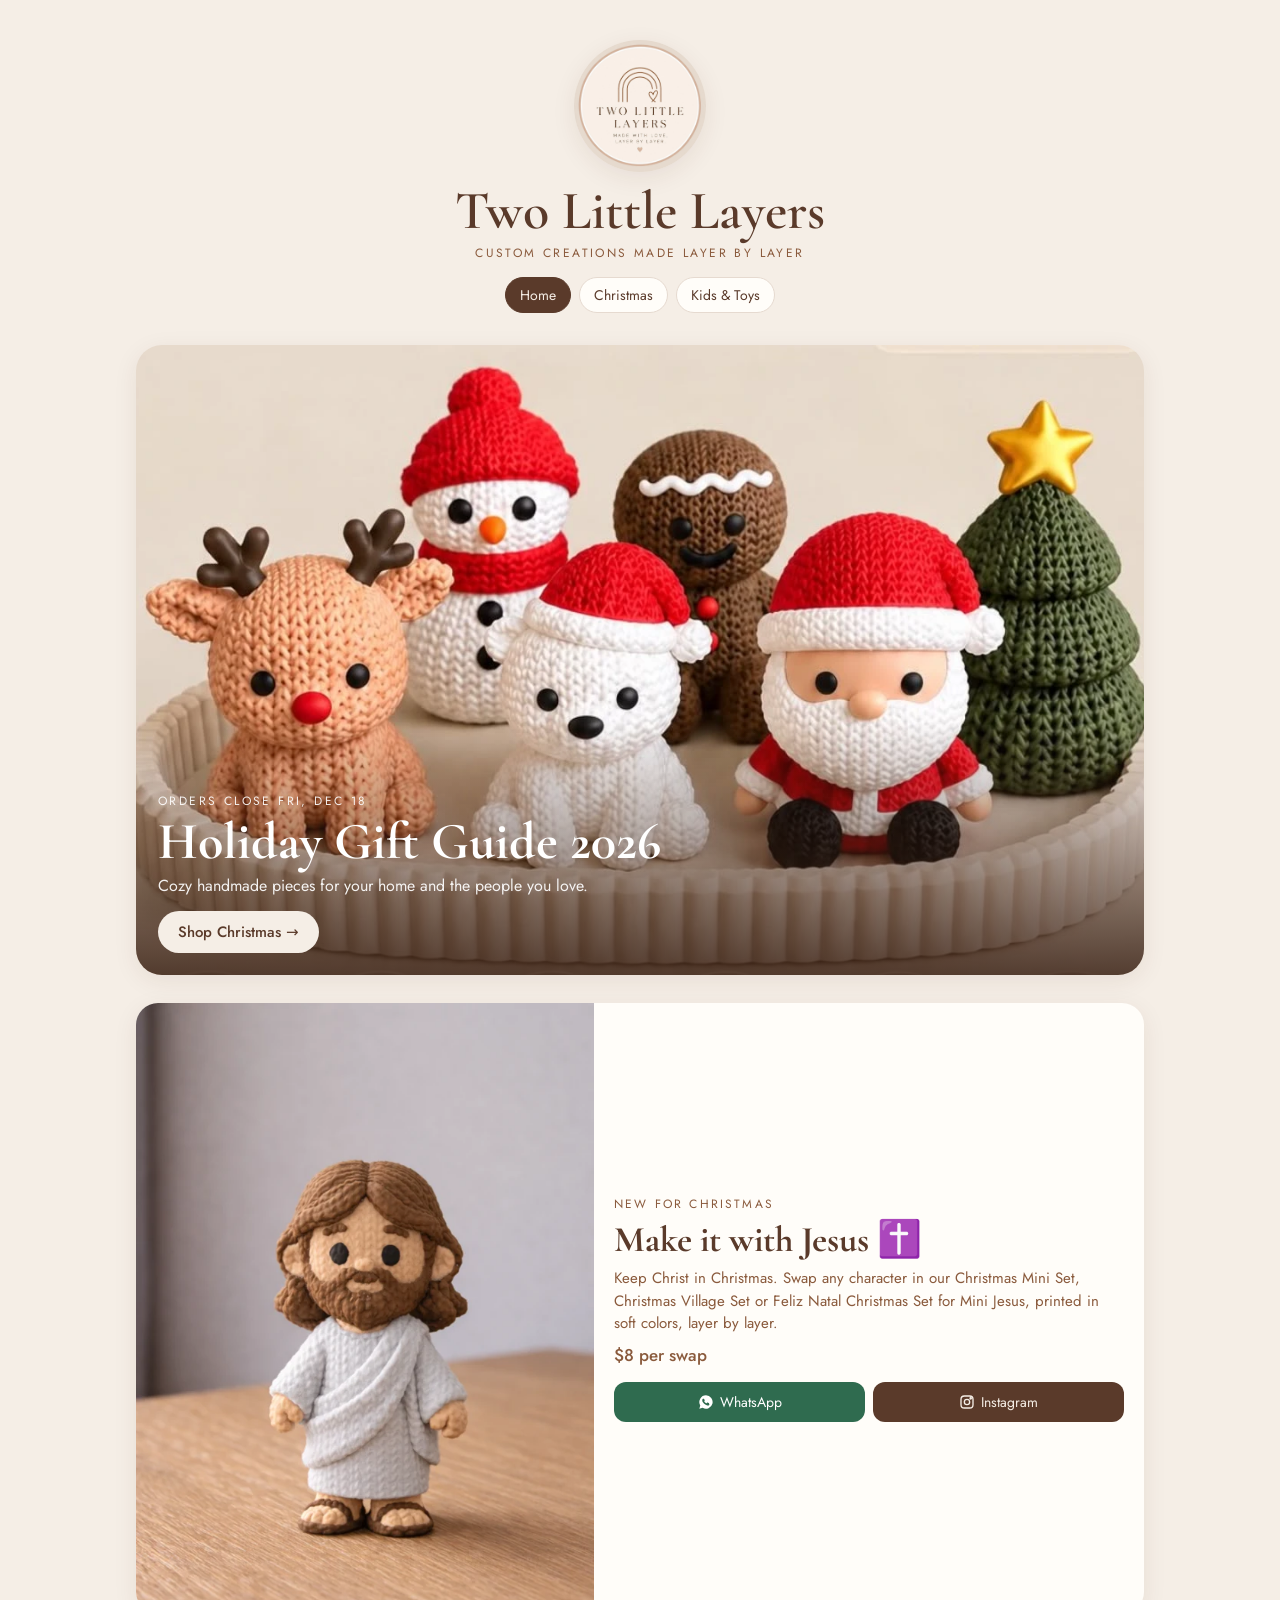
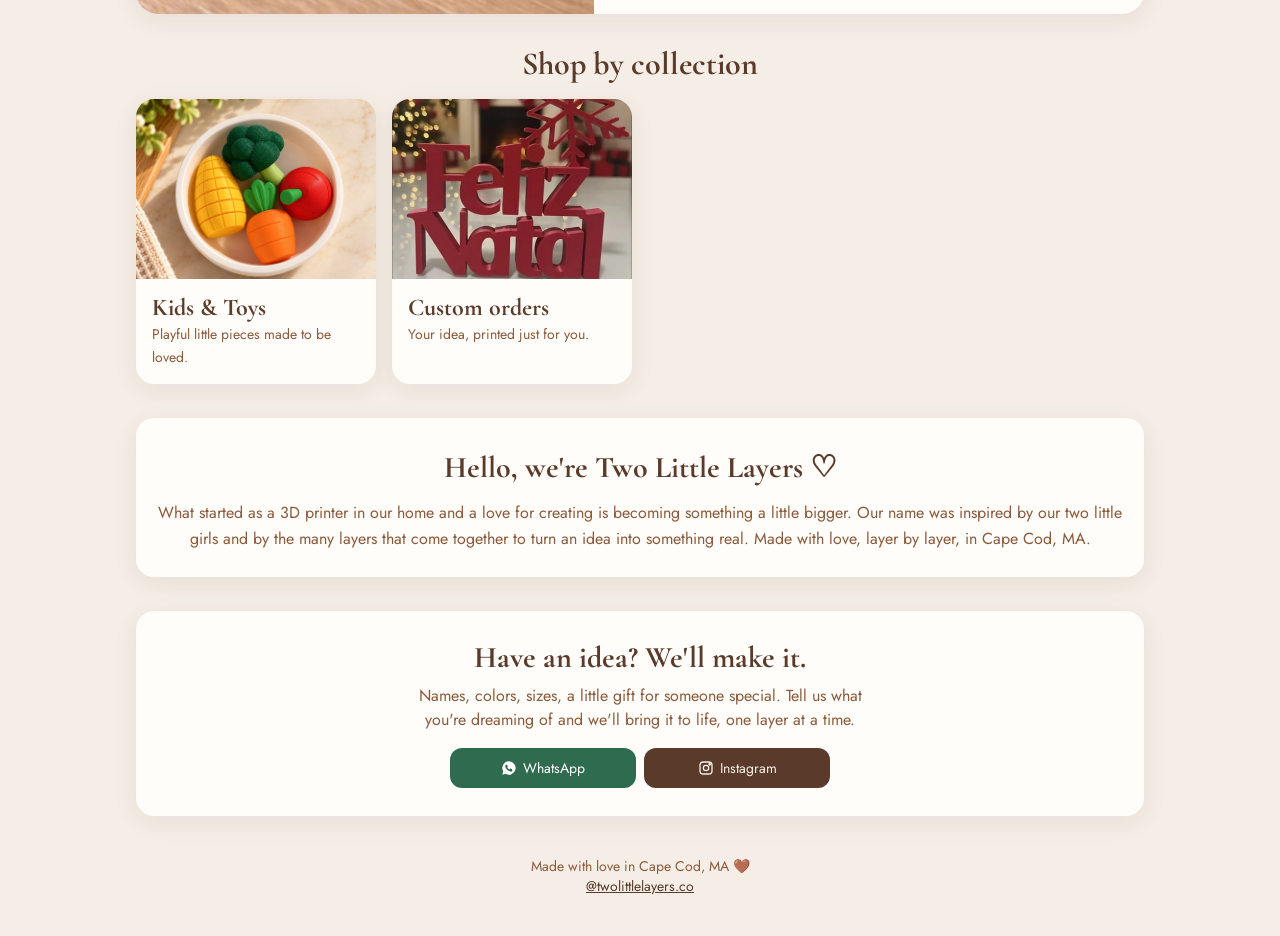
<file: index.html>
<!doctype html>
<html lang="en">
<head>
<meta charset="utf-8">
<meta name="viewport" content="width=device-width, initial-scale=1">
<title>Two Little Layers — Personalized 3D Creations</title>
<meta name="description" content="Handmade 3D printed gifts and decor from Cape Cod, MA. Christmas sets, kids toys and custom orders by Instagram DM or WhatsApp.">
<link rel="icon" href="logo.webp">
<link rel="preconnect" href="https://fonts.googleapis.com">
<link rel="stylesheet" href="https://fonts.googleapis.com/css2?family=Cormorant+Garamond:wght@500;600&family=Great+Vibes&family=Jost:wght@400;500&display=swap">
<link rel="stylesheet" href="style.css">
</head>
<body data-page="home" data-base="">
<div class="wrap" id="app"></div>
<div class="toast" id="toast" role="status"></div>
<script src="produtos.js"></script>
<script src="app.js"></script>
</body>
</html>
</file>
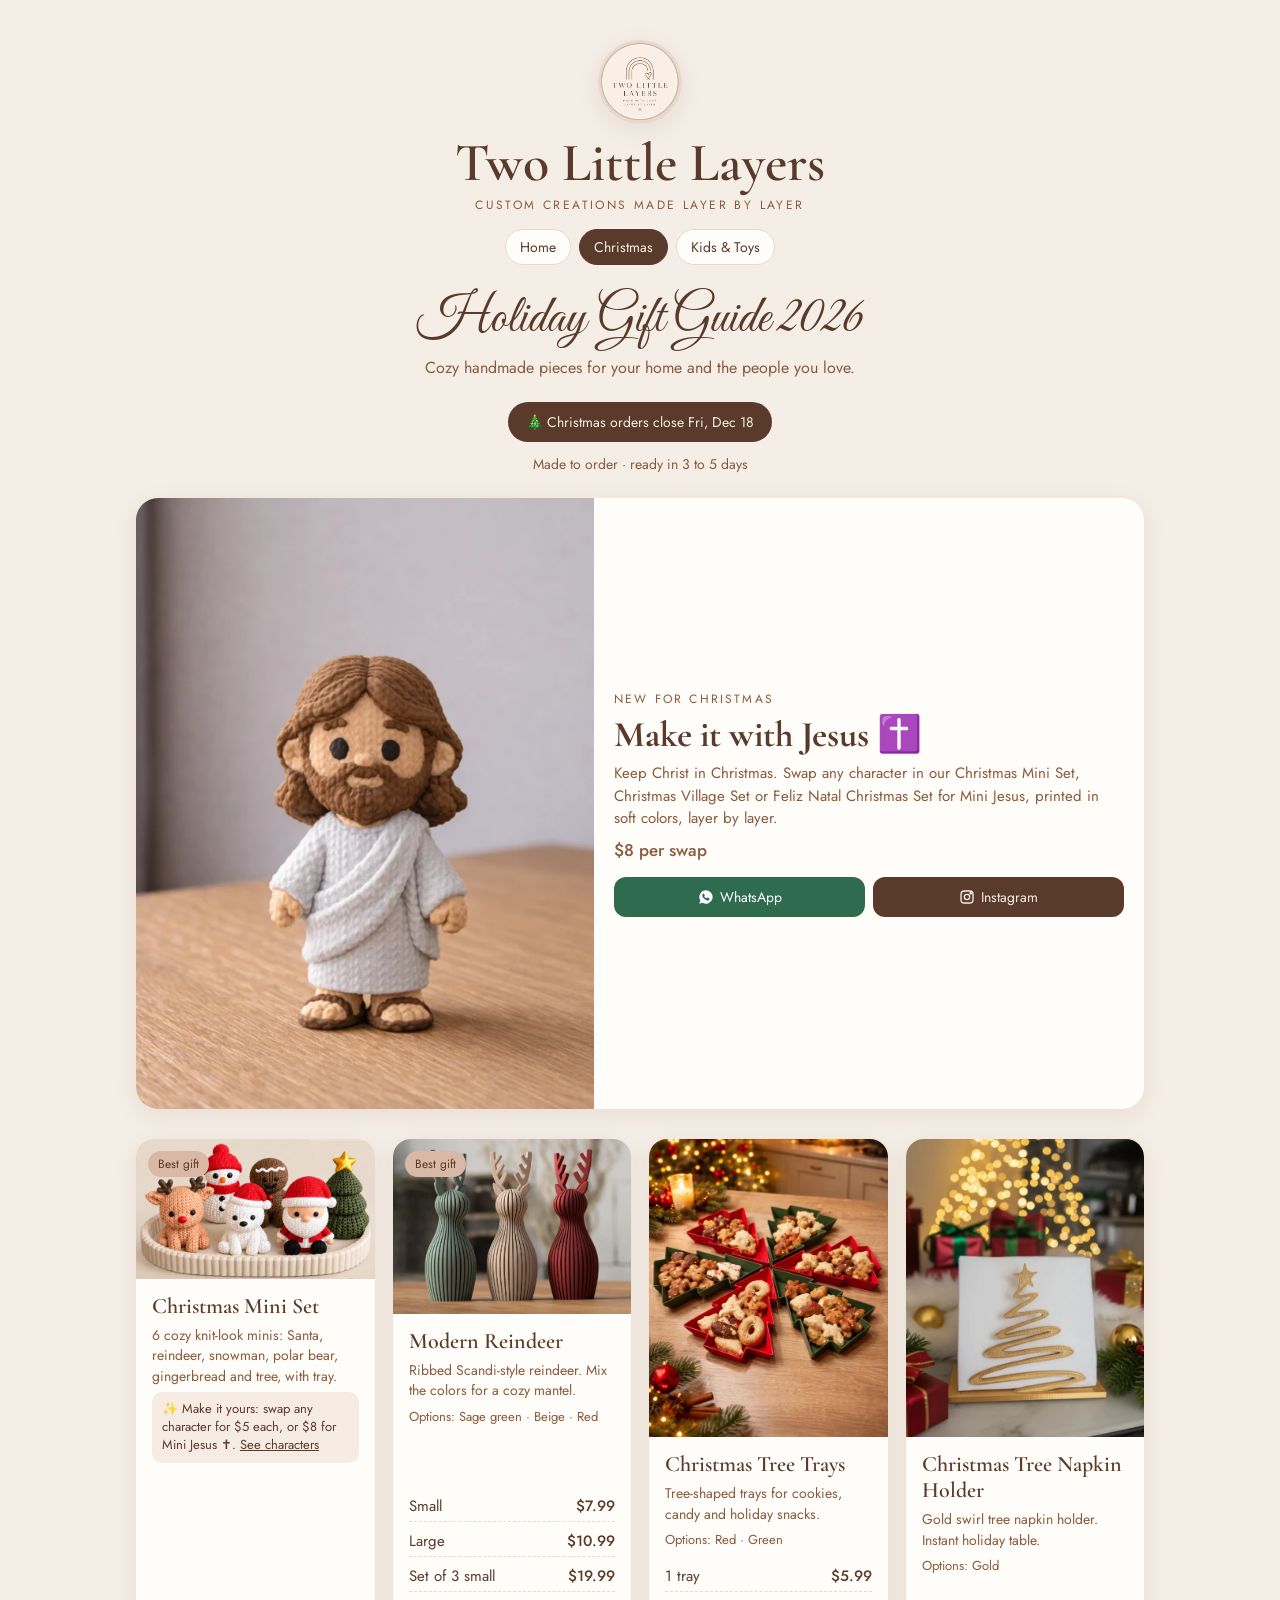
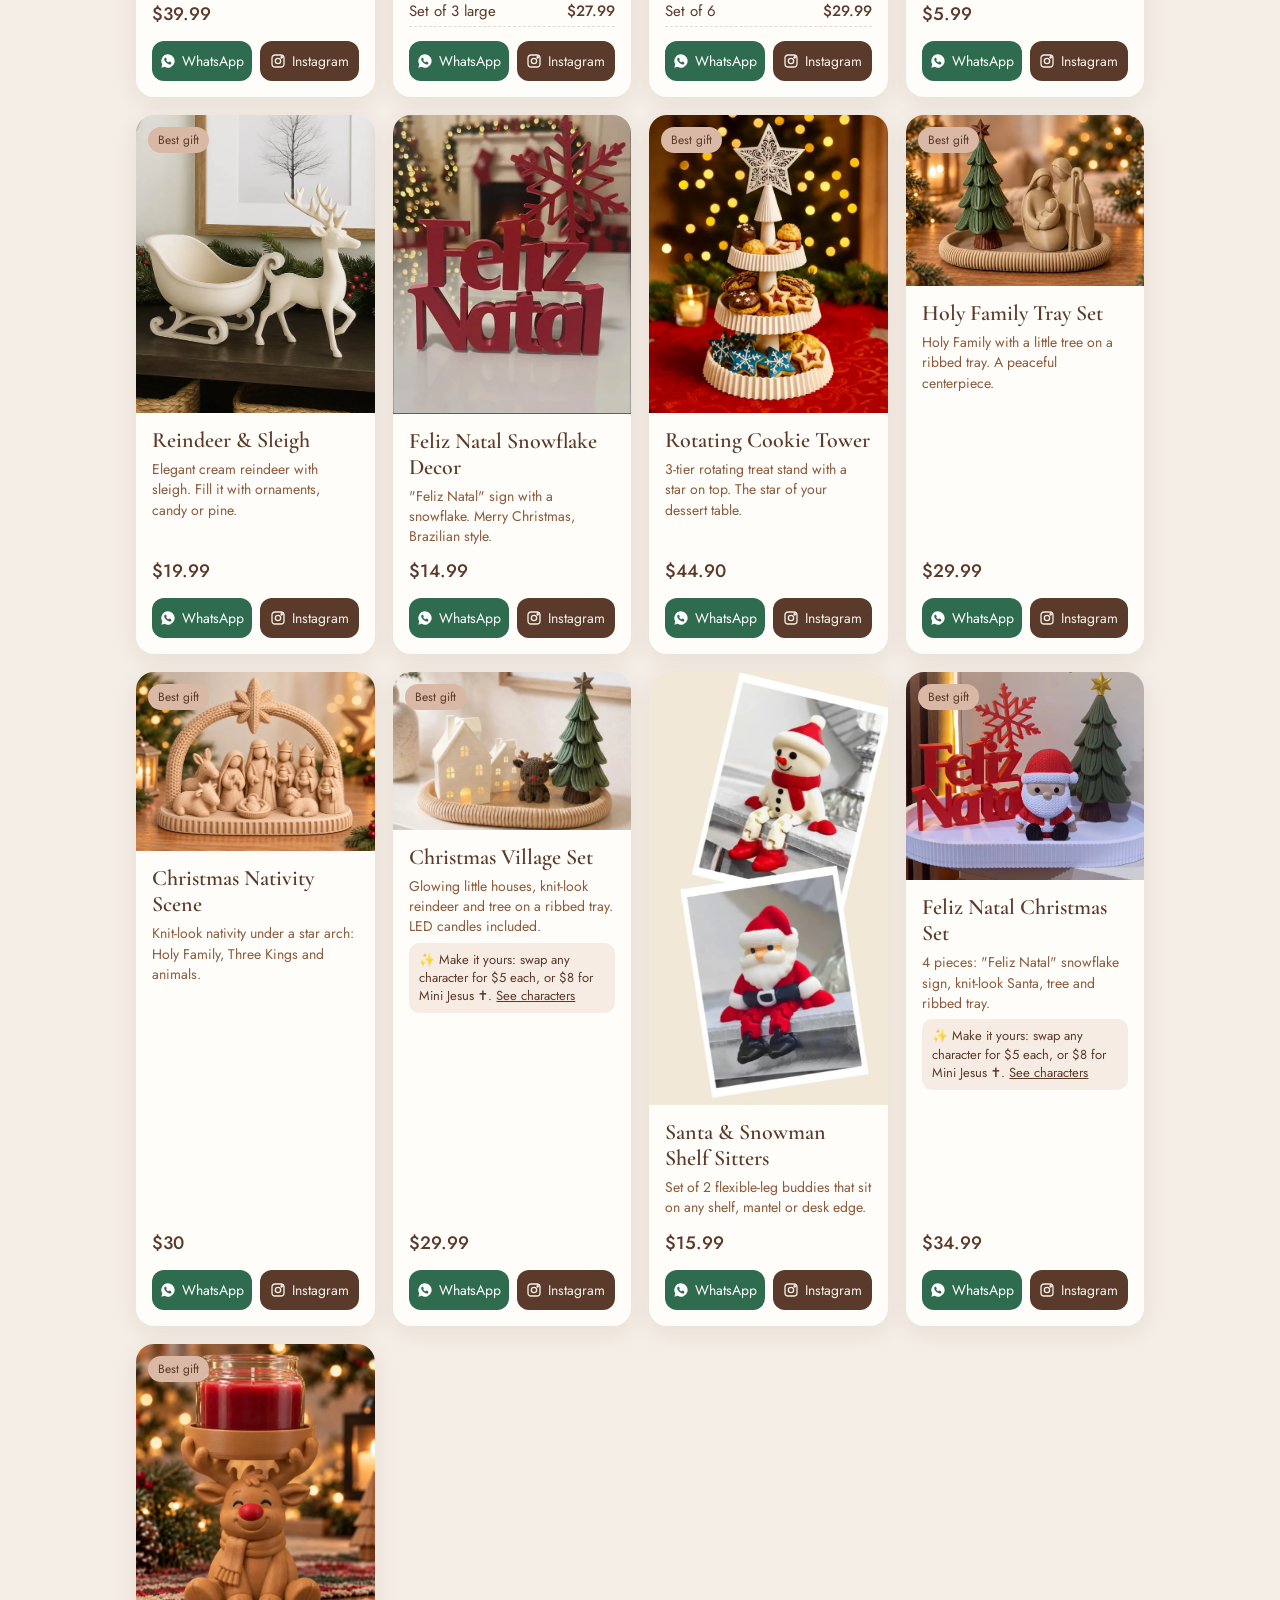
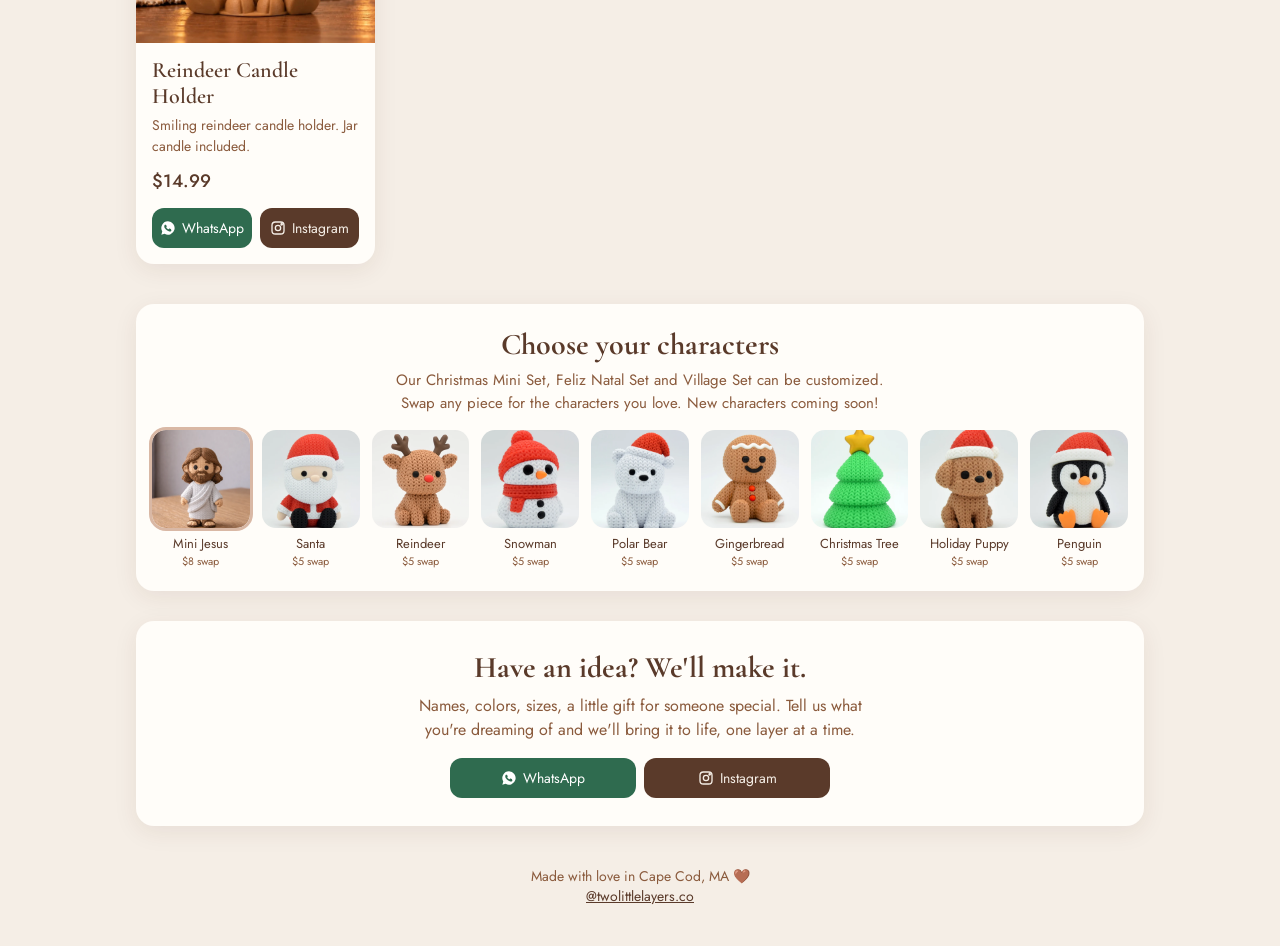
<file: christmas/index.html>
<!doctype html>
<html lang="en">
<head>
<meta charset="utf-8">
<meta name="viewport" content="width=device-width, initial-scale=1">
<title>Holiday Gift Guide — Two Little Layers</title>
<meta name="description" content="Handmade 3D printed Christmas sets and decor from Cape Cod, MA. Customize your set with Mini Jesus. Orders close Dec 18.">
<link rel="icon" href="../logo.webp">
<link rel="preconnect" href="https://fonts.googleapis.com">
<link rel="stylesheet" href="https://fonts.googleapis.com/css2?family=Cormorant+Garamond:wght@500;600&family=Great+Vibes&family=Jost:wght@400;500&display=swap">
<link rel="stylesheet" href="../style.css">
</head>
<body data-page="christmas" data-base="../">
<div class="wrap" id="app"></div>
<div class="toast" id="toast" role="status"></div>
<script src="../produtos.js"></script>
<script src="../app.js"></script>
</body>
</html>
</file>
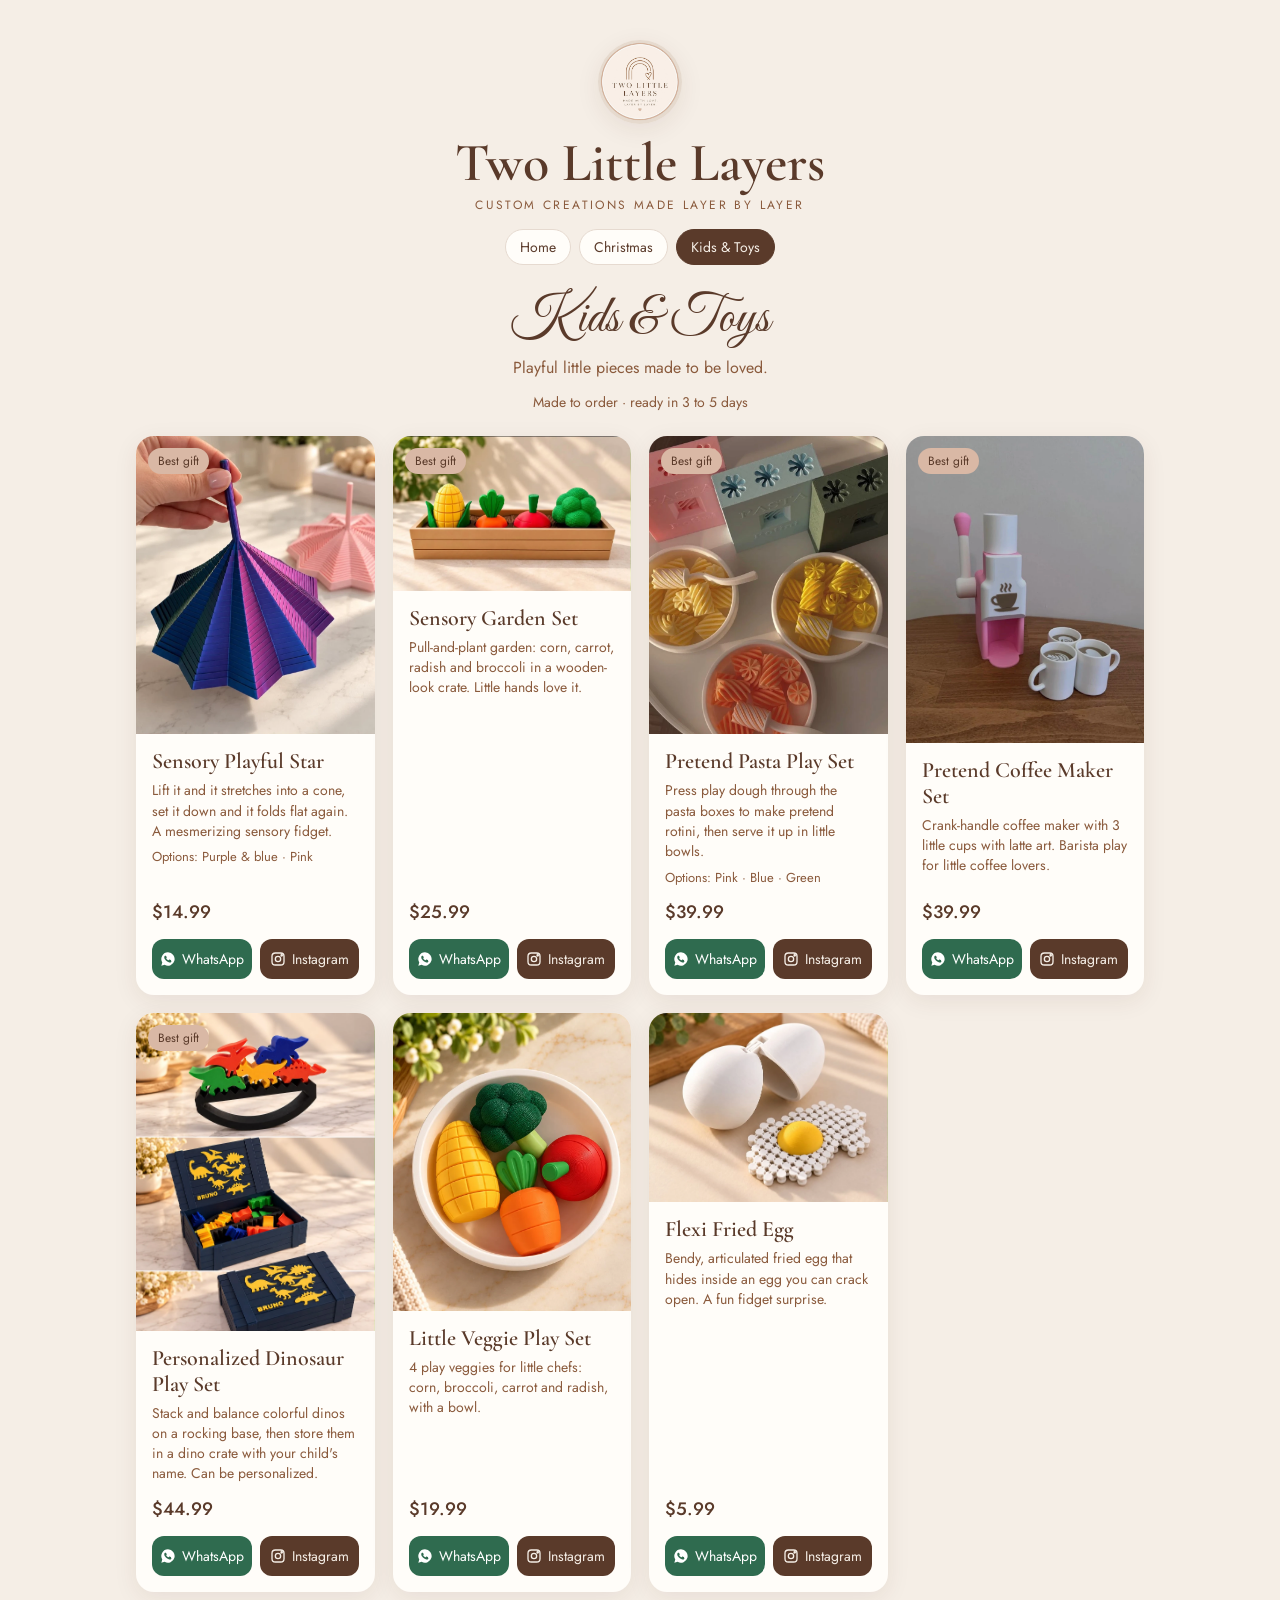
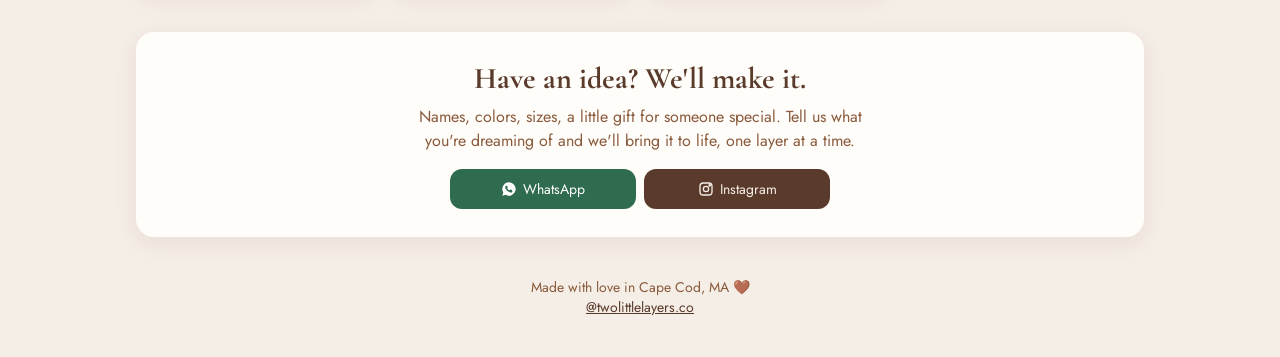
<file: kids/index.html>
<!doctype html>
<html lang="en">
<head>
<meta charset="utf-8">
<meta name="viewport" content="width=device-width, initial-scale=1">
<title>Kids & Toys — Two Little Layers</title>
<meta name="description" content="Playful 3D printed toys made with love in Cape Cod, MA.">
<link rel="icon" href="../logo.webp">
<link rel="preconnect" href="https://fonts.googleapis.com">
<link rel="stylesheet" href="https://fonts.googleapis.com/css2?family=Cormorant+Garamond:wght@500;600&family=Great+Vibes&family=Jost:wght@400;500&display=swap">
<link rel="stylesheet" href="../style.css">
</head>
<body data-page="kids" data-base="../">
<div class="wrap" id="app"></div>
<div class="toast" id="toast" role="status"></div>
<script src="../produtos.js"></script>
<script src="../app.js"></script>
</body>
</html>
</file>
<file: style.css>
/* Two Little Layers — estilos compartilhados por todas as páginas */
  :root {
    --cream: #f5eee6;
    --paper: #fffdf9;
    --sand: #e6dad0;
    --brown: #5a3a2a;
    --cocoa: #8a5a3c;
    --rose: #d9b8a5;
    --green: #2f6b4f;
    --shadow: 0 6px 24px rgba(74, 42, 29, .08);
  }
  * { box-sizing: border-box; }
  [hidden] { display: none !important; }
  html, body { overflow-x: hidden; }
  body {
    margin: 0;
    background: var(--cream);
    color: var(--brown);
    font-family: "Jost", system-ui, sans-serif;
    -webkit-font-smoothing: antialiased;
  }
  .wrap { max-width: 1040px; margin: 0 auto; padding: 0 16px; }

  header { text-align: center; padding: 40px 0 24px; }
  .logo { width: 132px; height: 132px; border-radius: 50%; display: block; margin: 0 auto; box-shadow: var(--shadow); }
  .brand {
    font-family: "Cormorant Garamond", serif;
    font-weight: 600;
    font-size: clamp(34px, 8vw, 54px);
    line-height: 1;
    margin: 12px 0 6px;
  }
  .tag { letter-spacing: .2em; line-height: 1.6; text-transform: uppercase; font-size: 12px; color: var(--cocoa); }
  .title { font-family: "Great Vibes", cursive; font-size: clamp(34px, 9vw, 52px); margin: 22px 0 4px; }
  .sub { color: var(--cocoa); margin: 0 auto; max-width: 460px; line-height: 1.5; }

  .deadline {
    margin: 22px auto 0;
    display: inline-block;
    background: var(--brown);
    color: var(--cream);
    padding: 10px 18px;
    border-radius: 999px;
    font-size: 14px;
  }

  .lead { margin: 12px 0 0; font-size: 14px; color: var(--cocoa); }

  .chips { display: flex; gap: 8px; flex-wrap: wrap; justify-content: center; padding: 8px 0 24px; }
  .chip {
    border: 1px solid var(--sand);
    background: var(--paper);
    color: var(--brown);
    padding: 8px 16px;
    border-radius: 999px;
    font: inherit;
    font-size: 14px;
    cursor: pointer;
  }
  .chip[aria-pressed="true"] { background: var(--brown); color: var(--cream); border-color: var(--brown); }

  .grid { display: grid; grid-template-columns: repeat(auto-fill, minmax(min(220px, 100%), 1fr)); gap: 18px; padding-bottom: 40px; }
  .card { background: var(--paper); border-radius: 18px; overflow: hidden; box-shadow: var(--shadow); display: flex; flex-direction: column; }
  .photo { aspect-ratio: 4 / 5; background: var(--sand); position: relative; }
  .photo img { width: 100%; height: 100%; object-fit: cover; display: block; }
  .photo.full { aspect-ratio: auto; min-height: 120px; }
  .photo.full img { height: auto; }
  .ph { position: absolute; inset: 0; display: grid; place-items: center; font-family: "Cormorant Garamond", serif; font-size: 22px; color: var(--cocoa); text-align: center; padding: 16px; }
  .badge { position: absolute; top: 12px; left: 12px; background: var(--rose); color: var(--brown); font-size: 12px; padding: 4px 10px; border-radius: 999px; }
  .draft { left: auto; right: 12px; background: #fff3c4; }
  .body { padding: 14px 16px 16px; display: flex; flex-direction: column; gap: 6px; flex: 1; }
  .name { font-family: "Cormorant Garamond", serif; font-weight: 600; font-size: 22px; margin: 0; }
  .desc { color: var(--cocoa); font-size: 14px; line-height: 1.45; margin: 0; }
  .opts { font-size: 13px; color: var(--cocoa); }
  .price { font-size: 18px; font-weight: 500; margin-top: auto; padding-top: 6px; }
  .price.ask { font-size: 15px; color: var(--cocoa); }
  .prices { list-style: none; margin: auto 0 0; padding: 6px 0 0; display: grid; gap: 4px; }
  .prices li { display: flex; justify-content: space-between; gap: 12px; font-size: 15px; border-bottom: 1px dashed var(--sand); padding: 4px 0; }
  .prices strong { font-weight: 500; white-space: nowrap; }
  .actions { display: grid; grid-template-columns: 1fr 1fr; gap: 8px; margin-top: 8px; }
  .btn {
    display: flex; align-items: center; justify-content: center; gap: 6px;
    padding: 10px 8px; border-radius: 12px; font: inherit; font-size: 14px;
    text-decoration: none; cursor: pointer; border: 0;
  }
  .btn.wa { background: var(--green); color: #fff; }
  .btn.ig { background: var(--brown); color: var(--cream); }
  .btn svg { width: 16px; height: 16px; flex: none; }

  .custom { background: var(--paper); border-radius: 18px; box-shadow: var(--shadow); padding: 28px 20px; text-align: center; margin-bottom: 40px; }
  .custom h2 { font-family: "Cormorant Garamond", serif; font-size: 30px; margin: 0 0 8px; }
  .custom p { color: var(--cocoa); margin: 0 auto 16px; max-width: 480px; line-height: 1.5; }
  .custom .actions { max-width: 380px; margin: 0 auto; }

  footer { text-align: center; padding: 0 0 40px; color: var(--cocoa); font-size: 14px; }
  footer a { color: var(--brown); }
  .empty { text-align: center; color: var(--cocoa); padding: 40px 0; grid-column: 1 / -1; }

  .toast {
    position: fixed; left: 50%; bottom: 24px; transform: translateX(-50%) translateY(120px);
    background: var(--brown); color: var(--cream); padding: 12px 18px; border-radius: 12px;
    font-size: 14px; transition: transform .25s, opacity .25s; max-width: calc(100% - 32px); text-align: center; opacity: 0;
  }
  .toast.show { transform: translateX(-50%) translateY(0); opacity: 1; }

  /* navegação */
  .topnav { display: flex; gap: 8px; justify-content: center; flex-wrap: wrap; padding: 14px 0 0; }
  .topnav a { text-decoration: none; color: var(--brown); font-size: 14px; padding: 7px 14px; border-radius: 999px; border: 1px solid var(--sand); background: var(--paper); }
  .topnav a[aria-current="page"] { background: var(--brown); color: var(--cream); border-color: var(--brown); }
  .logo.small { width: 84px; height: 84px; }

  /* página inicial */
  .hero { position: relative; border-radius: 26px; overflow: hidden; box-shadow: var(--shadow); margin: 8px 0 28px; display: block; color: #fff; text-decoration: none; }
  .hero img { width: 100%; aspect-ratio: 16 / 10; object-fit: cover; display: block; }
  .hero .over { position: absolute; inset: auto 0 0 0; padding: 70px 22px 22px; background: linear-gradient(transparent, rgba(58, 34, 22, .85)); }
  .hero .kick { letter-spacing: .2em; text-transform: uppercase; font-size: 12px; opacity: .9; }
  .hero h2 { font-family: "Cormorant Garamond", serif; font-size: clamp(32px, 7vw, 52px); margin: 6px 0 6px; line-height: 1; }
  .hero p { margin: 0 0 14px; opacity: .92; }
  @media (max-width: 600px) { .hero img { aspect-ratio: 4 / 5; } }
  .pill { display: inline-block; background: var(--cream); color: var(--brown); padding: 10px 20px; border-radius: 999px; font-weight: 500; font-size: 15px; }
  .section-title { font-family: "Cormorant Garamond", serif; font-size: 32px; text-align: center; margin: 10px 0 16px; }
  .cols { display: grid; grid-template-columns: repeat(auto-fill, minmax(min(240px, 100%), 1fr)); gap: 16px; margin-bottom: 34px; }
  .col { background: var(--paper); border-radius: 18px; overflow: hidden; box-shadow: var(--shadow); text-decoration: none; color: var(--brown); display: flex; flex-direction: column; }
  .col img { width: 100%; aspect-ratio: 4 / 3; object-fit: cover; display: block; background: var(--sand); }
  .col div { padding: 14px 16px 16px; }
  .col b { font-family: "Cormorant Garamond", serif; font-size: 24px; display: block; }
  .col span { color: var(--cocoa); font-size: 14px; }
  .story { background: var(--paper); border-radius: 18px; box-shadow: var(--shadow); padding: 26px 22px; text-align: center; margin-bottom: 34px; line-height: 1.6; color: var(--cocoa); }
  .story h2 { font-family: "Cormorant Garamond", serif; font-size: 30px; color: var(--brown); margin: 0 0 8px; }

  /* Jesus + personagens */
  .jesus { display: grid; grid-template-columns: minmax(0, 1fr) minmax(0, 1.2fr); gap: 0; background: var(--paper); border-radius: 22px; overflow: hidden; box-shadow: var(--shadow); margin: 0 0 30px; }
  .jesus img { width: 100%; height: 100%; object-fit: cover; display: block; min-height: 240px; }
  .jesus .txt { padding: 22px 20px; display: flex; flex-direction: column; justify-content: center; gap: 8px; }
  .jesus .kick { letter-spacing: .18em; text-transform: uppercase; font-size: 12px; color: var(--cocoa); }
  .jesus h2 { font-family: "Cormorant Garamond", serif; font-size: clamp(26px, 6vw, 36px); margin: 0; line-height: 1.05; }
  .jesus p { margin: 0; color: var(--cocoa); line-height: 1.5; font-size: 15px; }
  .jesus .price { font-size: 17px; margin: 0; padding: 0; }
  .jesus .actions { margin-top: 6px; }
  @media (max-width: 520px) { .jesus { grid-template-columns: 1fr; } .jesus img { aspect-ratio: 4 / 3; min-height: 0; } }
  .chars { background: var(--paper); border-radius: 18px; box-shadow: var(--shadow); padding: 22px 16px; margin-bottom: 30px; text-align: center; }
  .chars h2 { font-family: "Cormorant Garamond", serif; font-size: 30px; margin: 0 0 6px; }
  .chars > p { color: var(--cocoa); margin: 0 auto 16px; max-width: 520px; line-height: 1.5; font-size: 15px; }
  .chars ul { list-style: none; margin: 0; padding: 0; display: grid; grid-template-columns: repeat(auto-fill, minmax(96px, 1fr)); gap: 12px; }
  .chars li { font-size: 13px; }
  .chars li img { width: 100%; aspect-ratio: 1; object-fit: cover; border-radius: 14px; display: block; margin-bottom: 6px; background: var(--sand); }
  .chars li.star img { outline: 3px solid var(--rose); }
  .chars li small { display: block; color: var(--cocoa); }
  .swap { font-size: 13px; color: var(--brown); background: #f6ece3; border-radius: 10px; padding: 8px 10px; line-height: 1.4; }
  .swap a { color: var(--brown); }
</file>
